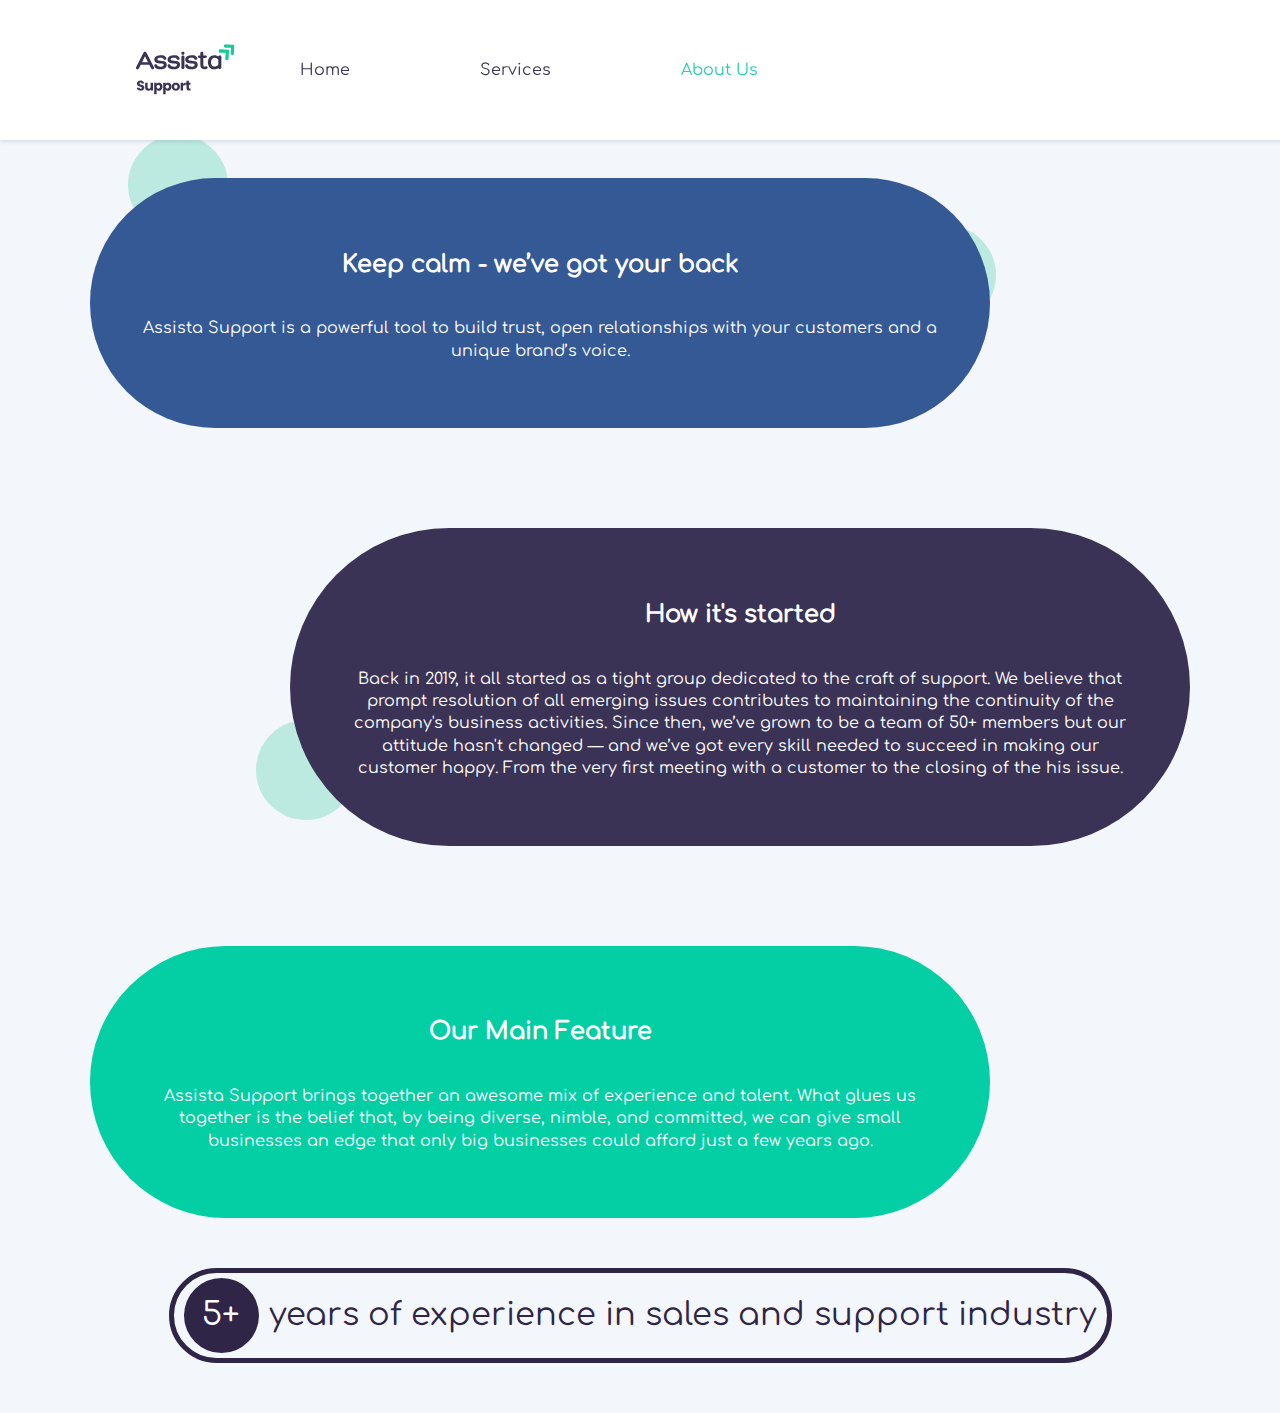
<file: about.html>
<!DOCTYPE html>
<html lang="en">
<head>
  <meta charset="UTF-8">
  <meta name="viewport" content="width=device-width, initial-scale=1.0">
  <title>Assista Support - About Us</title>
  <link rel="stylesheet" href="css/style.css">
</head>
<body>
<div class="floating-circles">
  <div class="circle"></div>
  <div class="circle"></div>
  <div class="circle"></div>
  <div class="circle"></div>
  <div class="circle"></div>
</div>

<nav class="top-menu">
  <div class="menu-container">
    <div class="logo">
      <a href="index.html">
        <img src="assets/images/AssistaSupport.svg" alt="Logo">
      </a>
    </div>
    <ul class="menu-items">
      <li><a href="index.html">Home</a></li>
      <li><a href="index.html#our-services">Services</a></li>
      <li><a href="about.html">About Us</a></li>
    </ul>
  </div>
</nav>

  <div class="text-panel-about">
    <h2>Keep calm - we’ve got your back</h2>
    <p>Assista Support is a powerful tool to build trust, open relationships with your customers and a unique brand’s voice.</p>
  </div>
<div class="text-panel-about">
  <h2>How it's started</h2>
  <p>Back in 2019, it all started as a tight group dedicated to the craft of support. We believe that prompt resolution of all emerging issues contributes to maintaining the continuity of the company's business activities. Since then, we’ve grown to be a team of 50+ members but our attitude hasn't changed — and we’ve got every skill needed to succeed in making our customer happy. From the very first meeting with a сustomer to the closing of the his issue.</p>
</div>
<div class="text-panel-about">
  <h2>Our Main Feature</h2>
  <p>Assista Support brings together an awesome mix of experience and talent. What glues us together is the belief that, by being diverse, nimble, and committed, we can give small businesses an edge that only big businesses could afford just a few years ago.</p>
</div>
<div class="badge">
  <div class="circle">5+</div>
  <span>years of experience in sales and support industry</span>
</div>
<script src="js/app.js"></script>
</body>
</html>
</file>
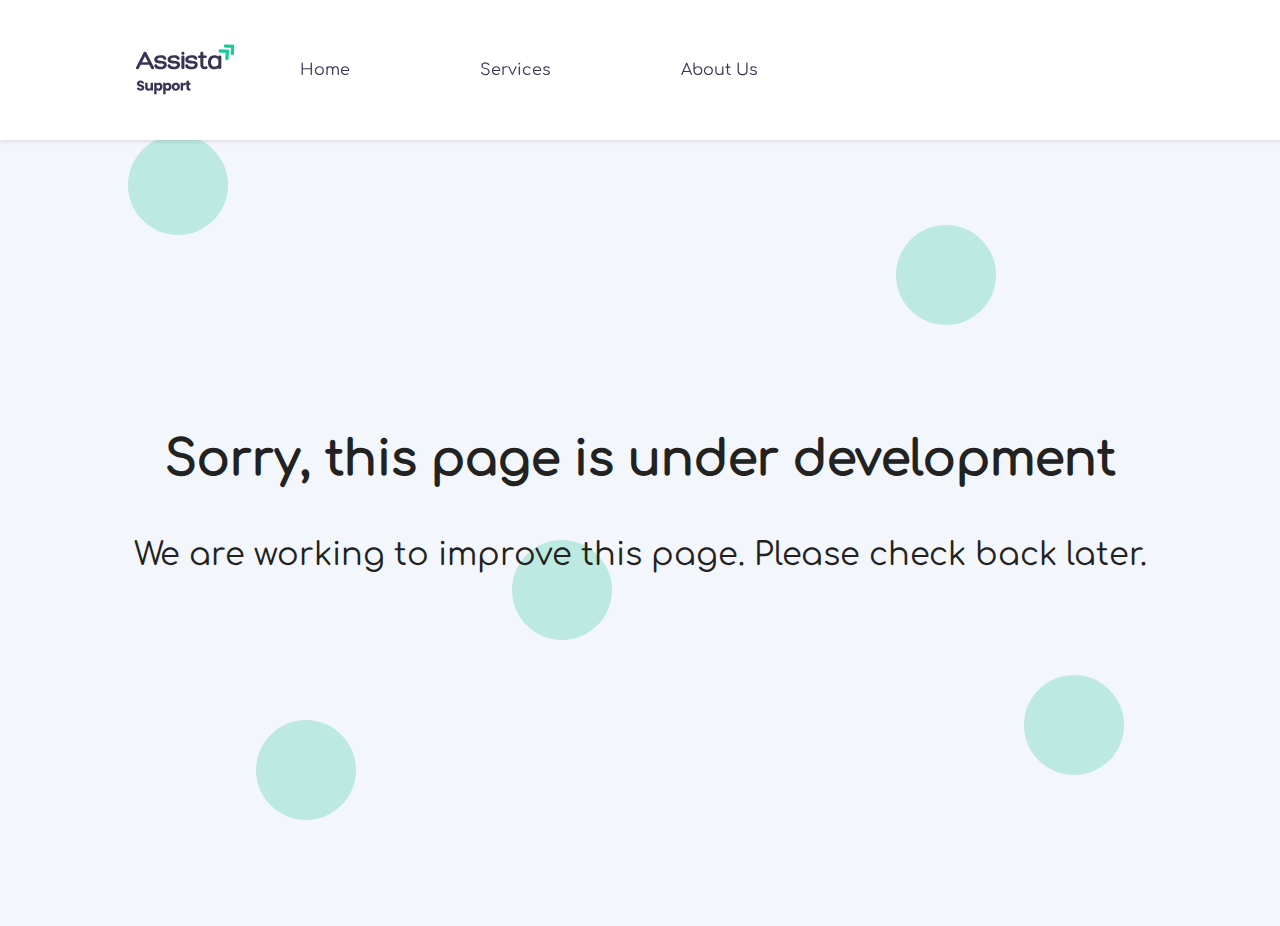
<file: under-development.html>
<!doctype html>
<html lang="en">
<head>
  <meta charset="utf-8">
  <meta name="viewport" content="width=device-width, initial-scale=1">
  <title>Assista Support - Page Under Development</title>
  <link rel="stylesheet" href="css/style.css">
</head>
<body>
<div class="floating-circles">
  <div class="circle"></div>
  <div class="circle"></div>
  <div class="circle"></div>
  <div class="circle"></div>
  <div class="circle"></div>
</div>
<nav class="top-menu">
  <div class="menu-container">
    <div class="logo">
      <a href="index.html">
        <img src="assets/images/AssistaSupport.svg" alt="Logo">
      </a>
    </div>
    <ul class="menu-items">
      <li><a href="index.html">Home</a></li>
      <li><a href="index.html#our-services">Services</a></li>
      <li><a href="about.html">About Us</a></li>
    </ul>
  </div>
</nav>

<div style="display: flex; align-items: center; justify-content: center; height: calc(100vh - 60px); text-align: center;
font-size: 2em">
  <div>
    <h2>Sorry, this page is under development</h2>
    <p>We are working to improve this page. Please check back later.</p>
  </div>
</div>
<script src="js/app.js"></script>
</body>
</html>
</file>
<file: css/style.css>
/*! HTML5 Boilerplate v9.0.1 | MIT License | https://html5boilerplate.com/ */

/* main.css 3.0.0 | MIT License | https://github.com/h5bp/main.css#readme */
/*
 * What follows is the result of much research on cross-browser styling.
 * Credit left inline and big thanks to Nicolas Gallagher, Jonathan Neal,
 * Kroc Camen, and the H5BP dev community and team.
 */

/* ==========================================================================
   Base styles: opinionated defaults
   ========================================================================== */

html {
  color: #222;
  font-size: 1em;
  line-height: 1.4;
}

/*
 * Remove text-shadow in selection highlight:
 * https://twitter.com/miketaylr/status/12228805301
 *
 * Customize the background color to match your design.
 */

::-moz-selection {
  background: #b3d4fc;
  text-shadow: none;
}

::selection {
  background: #b3d4fc;
  text-shadow: none;
}

/*
 * A better looking default horizontal rule
 */

hr {
  display: block;
  height: 1px;
  border: 0;
  border-top: 1px solid #ccc;
  margin: 1em 0;
  padding: 0;
}

body {
  background-color: #f3f6fa;
  font-family: 'GoogleComfortaa', sans-serif;
  padding-top: 70px;
}

/*
 * Remove the gap between audio, canvas, iframes,
 * images, videos and the bottom of their containers:
 * https://github.com/h5bp/html5-boilerplate/issues/440
 */

audio,
canvas,
iframe,
img,
svg,
video {
  vertical-align: middle;
}

/*
 * Remove default fieldset styles.
 */

fieldset {
  border: 0;
  margin: 0;
  padding: 0;
}

/*
 * Allow only vertical resizing of textareas.
 */

textarea {
  resize: vertical;
}

/* ==========================================================================
   Helper classes
   ========================================================================== */

/*
 * Hide visually and from screen readers
 */

.hidden,
[hidden] {
  display: none !important;
}

/*
 * Hide only visually, but have it available for screen readers:
 * https://snook.ca/archives/html_and_css/hiding-content-for-accessibility
 *
 * 1. For long content, line feeds are not interpreted as spaces and small width
 *    causes content to wrap 1 word per line:
 *    https://medium.com/@jessebeach/beware-smushed-off-screen-accessible-text-5952a4c2cbfe
 */

.visually-hidden {
  border: 0;
  clip: rect(0, 0, 0, 0);
  height: 1px;
  margin: -1px;
  overflow: hidden;
  padding: 0;
  position: absolute;
  white-space: nowrap;
  width: 1px;
  /* 1 */
}

/*
 * Extends the .visually-hidden class to allow the element
 * to be focusable when navigated to via the keyboard:
 * https://www.drupal.org/node/897638
 */

.visually-hidden.focusable:active,
.visually-hidden.focusable:focus {
  clip: auto;
  height: auto;
  margin: 0;
  overflow: visible;
  position: static;
  white-space: inherit;
  width: auto;
}

/*
 * Hide visually and from screen readers, but maintain layout
 */

.invisible {
  visibility: hidden;
}

/*
 * Clearfix: contain floats
 *
 * The use of `table` rather than `block` is only necessary if using
 * `::before` to contain the top-margins of child elements.
 */

.clearfix::before,
.clearfix::after {
  content: "";
  display: table;
}

.clearfix::after {
  clear: both;
}

/* ==========================================================================
   EXAMPLE Media Queries for Responsive Design.
   ========================================================================== */

@media only screen and (min-width: 35em) {
  /* Style adjustments for viewports that meet the condition */
}

@media print,
(-webkit-min-device-pixel-ratio: 1.25),
(min-resolution: 1.25dppx),
(min-resolution: 120dpi) {
  /* Style adjustments for high resolution devices */
}

/* ==========================================================================
   Print styles.
   ========================================================================== */

@media print {
  *,
  *::before,
  *::after {
    background: #fff !important;
    color: #000 !important;
    box-shadow: none !important;
    text-shadow: none !important;
  }

  a,
  a:visited {
    text-decoration: underline;
  }

  a[href]::after {
    content: " (" attr(href) ")";
  }

  abbr[title]::after {
    content: " (" attr(title) ")";
  }

  a[href^="#"]::after,
  a[href^="javascript:"]::after {
    content: "";
  }

  pre {
    white-space: pre-wrap !important;
  }

  pre,
  blockquote {
    border: 1px solid #999;
    page-break-inside: avoid;
  }

  tr,
  img {
    page-break-inside: avoid;
  }

  p,
  h2,
  h3 {
    orphans: 3;
    widows: 3;
  }

  h2,
  h3 {
    page-break-after: avoid;
  }
}

:root {
  --img-margin: 5%;
}

.top-menu {
  position: fixed;
  top: 0;
  left: 0;
  width: 100%;
  padding: 20px 20px;
  background-color: #ffffff;
  z-index: 1000;
  box-shadow: 0 2px 4px rgba(0, 0, 0, 0.1);
}

.menu-container {
  display: flex;
  align-items: center;
  gap: 50px;
  max-width: 1200px;
  margin: 0 auto;
}

.menu-items {
  display: flex;
  list-style: none;
  gap: 100px;
  margin: 0;
  padding: 0;
}

.menu-items a {
  text-decoration: none;
  color: #3b3355;
  transition: color 0.15s ease;
}

.menu-items a:hover {
  color: #2bceb8;
}

.menu-items a.active {
  color: #2bceb8;
}

.menu-items li {
  margin: 0 15px;
  cursor: pointer;
  transition: color 0.15s ease;
}

.menu-items li:hover {
  color: #2bceb8;
}

.logo img {
  height: 100px;
  margin-left: 75px;

}

.square-title {
  font-family: 'GoogleComfortaa', sans-serif;
  font-size: 20px;
  color: #3b3355;
  text-align: center;
  margin-top: 200px;
  scroll-margin-top: 150px;
}

.squares-container {
  display: flex;
  justify-content: center;
  align-items: center;
  padding: 20px 0;
}

.squares-container .square {
  text-decoration: none;
  color: inherit;
}

.square {
  width: 300px;
  height: 300px;
  transition: transform 0.15s ease;
}

.square:hover {
  transform: scale(1.05);
}

.square img {
  width: calc(100% - (2 * var(--img-margin)));
  height: calc(100% - (2 * var(--img-margin)));
  object-fit: contain;
  margin: var(--img-margin);
}

.squares-container .square:nth-child(1) {
  background-color: #3b3355;
}

.squares-container .square:nth-child(2) {
  background-color: #e0f466;
}

.squares-container .square:nth-child(3) {
  background-color: #03cea4;
}

.squares-container .square:nth-child(4) {
  background-color: #fbaacc;
}

.square img {
  width: 25%;
  height: auto;
  object-fit: contain;
}

@font-face {
  font-family: GoogleComfortaa;
  src: url(../assets/fonts/Comfortaa-VariableFont_wght.ttf) format('woff2'),
  url(../assets/fonts/Comfortaa-VariableFont_wght.ttf) format('woff');
  font-weight: normal;
  font-style: normal;
}

.square-description {
  position: relative;
  text-align: left;
  margin: 115px 0 0 10px;
  font-size: 23px;
  color: #222;
  font-family: 'GoogleComfortaa', sans-serif;
  padding-right: 40px;
}

.square-description::after {
  content: "\2192";
  position: absolute;
  right: 15px;
  top: 50%;
  transform: translateY(-50%);
  font-size: 30px;
  font-weight: bold;
  transition: transform 0.15s ease;
}

.square:nth-child(odd) .square-description {
  color: #ffffff;
}

.square:nth-child(even) .square-description {
  color: #3b3355;
}

.btn {
  display: block;
  position: relative;
  overflow: hidden;
  z-index: 1;
  border-radius: 50px;
  background-color: #ffffff;
  color: #3b3355;
  padding: 20px 25px;
  border: none;
  outline: none;
  cursor: pointer;
  font-size: 20px;
  font-family: 'GoogleComfortaa', sans-serif;
  transition: transform 0.3s ease, color 0.3s ease;
  margin: 50px auto 0;
}

.btn-scroll {
  display: inline-block;
  width: 300px;
  min-height: 75px;
  margin: 20px 0 0 0;
  background-color: #3b3355;
  color: #ffffff;
  border: 2px solid #03cea4;
  text-align: center;
  transition: background-color 0.3s ease, color 0.3s ease;
}

.btn-scroll::before {
  content: "\2193";
  margin-right: 10px;
  margin-top: 100px;
  font-size: inherit;
  font-weight: normal;
  transition: transform 0.3s ease;
}

.btn-scroll:hover {
  color: #ffffff;
  background-color: #03cea4;
}

.btn-redirect:hover {
  transform: scale(1.05);
  color: #ffffff;
}

.btn-redirect:hover::before {
  width: 100%;
}

.btn-redirect::before {
  content: "";
  position: absolute;
  top: 0;
  left: 0;
  height: 100%;
  width: 0;
  background-color: #3b3355;
  z-index: -1;
  transition: width 0.3s ease;
}

.btn-redirect::after {
  content: "\2192";
  margin-left: 25px;
  font-size: inherit;
  transition: transform 0.3s ease;
}

.full-rectangle {
  display: flex;
  width: 100%;
  height: 50vh;
  margin-top: 75px;
}

.full-rectangle-top {
  display: flex;
  flex-direction: row-reverse;
  justify-content: center;
  align-items: center;
  width: 100%;
  height: 70vh;
}

.image-panel img {
  width: 100%;
  height: 100%;
  object-fit: cover;
}

.image-panel-fixed {
  flex: 1;
  display: flex;
  align-items: center;
  justify-content: center;
}

.image-panel-fixed img {
  max-width: 100%;
  max-height: 100%;
}

@media screen and (max-width: 1200px) {
  .image-panel-fixed {
    display: none;
  }

  .full-rectangle-top {
    flex-direction: column;
  }

  .text-panel-rounded {
    padding-left: 20px;
    padding-right: 20px;
    border-top-right-radius: 0;
    border-bottom-right-radius: 0;
  }
}

.text-panel {
  font-family: GoogleComfortaa, sans-serif;
  font-size: 30px;
  flex: 1;
  padding: 50px;
  display: flex;
  flex-direction: column;
  justify-content: center;
  background-color: #3b3355;
  color: #ffffff;
}

.text-panel-rounded {
  height: 40vh;
  border-bottom-right-radius: 300px;
  padding-left: clamp(220px, 18vw, 700px);
  text-align: left;
  overflow-wrap: break-word;
  overflow: hidden;
}

.text-panel-about {
  margin: 100px auto 0;
  display: flex;
  flex-direction: column;
  justify-content: center;
  align-items: center;
  text-align: center;
  padding: 50px;
  background-color: #3b3355;
  color: #ffffff;
  border-radius: 300px;
  width: 90%;
  max-width: 800px;
  max-height: calc(100vh - 100px);
}

.text-panel-about:nth-child(3n+1) {
  background-color: #3b3355;
}
.text-panel-about:nth-child(3n+2) {
  background-color: #03cea4;
}
.text-panel-about:nth-child(3n+3) {
  background-color: #345995;
}

.text-panel-about:nth-child(odd) {
  transform: translateX(-100px);
}
.text-panel-about:nth-child(even) {
  transform: translateX(100px);
}

.text-panel h2 {
  font-size: 40px;
}

.text-panel p {
  font-size: 20px;
}

.testimonial-section {
  background-color: #f4f7fb;
  border-radius: 200px;
  padding: 60px 30px;
  margin: 80px auto;
  max-width: 1000px;
  text-align: center;
  position: relative;
}

.testimonial-section h2 {
  font-size: 32px;
  color: #2c2544;
  margin-bottom: 10px;
}

.subtitle {
  font-size: 18px;
  color: #7a768b;
  margin-bottom: 30px;
}

.testimonial-container {
  display: flex;
  align-items: center;
  justify-content: center;
  gap: 20px;
}

.testimonial-content {
  display: flex;
  flex-direction: column;
  align-items: center;
  gap: 30px;
  max-width: 600px;
  width: 100%;
}

.testimonial-circle-indicators {
  display: flex;
  justify-content: center;
  gap: 15px;
  margin-bottom: 20px;
}

.indicator {
  width: 12px;
  height: 12px;
  border-radius: 50%;
  background: #d8dbe5;
  cursor: pointer;
  transition: all 0.3s ease;
}

.indicator.active {
  background: #3b3355;
  transform: scale(1.2);
}

.testimonial-slides-container {
  position: relative;
  height: 200px;
  width: 100%;
  overflow: hidden;
}

.testimonial-slide {
  position: absolute;
  width: 100%;
  top: 0;
  left: 0;
  opacity: 0;
  transform: translateX(0); /* Начальное положение - слева за экраном */
  transition: all 0.5s ease;
}

.testimonial-slide.active {
  opacity: 1;
  transform: translateX(0);
}

.testimonial-slide.slide-out-left {
  transform: translateX(-100%);
  opacity: 0;
}

.testimonial-slide.slide-out-right {
  transform: translateX(100%);
  opacity: 0;
}

.testimonial-slide.slide-in-left {
  transform: translateX(-100%);
  opacity: 1;
}

.testimonial-slide.slide-in-right {
  transform: translateX(100%);
  opacity: 1;
}

.testimonial-text {
  font-size: 16px;
  color: #3f3e53;
  line-height: 1.6;
  margin-bottom: 20px;
  font-style: italic;
}

.testimonial-author {
  font-size: 14px;
  color: #707080;
  font-weight: bold;
}

.arrow {
  background-color: #fff;
  border: none;
  width: 45px;
  height: 45px;
  font-size: 24px;
  color: #2c2544;
  border-radius: 50%;
  box-shadow: 0 2px 6px rgba(0, 0, 0, 0.1);
  cursor: pointer;
  transition: all 0.3s ease;
  display: flex;
  align-items: center;
  justify-content: center;
}

.arrow:hover {
  background-color: #3b3355;
}

.arrow:hover img {
  filter: brightness(0) invert(1);
}

.arrow img {
  width: 20px;
  height: 20px;
  transition: all 0.3s ease;
}

.testimonial-section {
  padding: 40px 20px;
  margin: 60px auto;
  border-radius: 500px 500px 500px 500px;
  background-color: #fff;
}

.testimonial-container {
  display: flex;
  align-items: center;
  justify-content: center;
  gap: 20px;
}

.testimonial-slides-container {
  height: 250px;
}

.arrow {
  width: 40px;
  height: 40px;
  position: relative;
  margin: 10px 0;
}

.left-arrow {
  order: 1;
}

.right-arrow {
  order: 3;
}

.testimonial-content {
  order: 2;
}

.floating-circles {
  position: absolute;
  top: 0;
  left: 0;
  width: 100%;
  height: 100%;
  z-index: -1;  /* keeps it behind main content */
  overflow: hidden;
}

/* The rest of the circles animation remains unchanged */
.floating-circles .circle {
  position: absolute;
  width: 100px;
  height: 100px;
  background: rgba(24, 201, 149, 0.25);
  border-radius: 50%;
  animation: float infinite ease-in-out;
}

.floating-circles .circle:nth-child(1) { left: 10%; top: 15%; animation-duration: 12s; }
.floating-circles .circle:nth-child(2) { left: 70%; top: 25%; animation-duration: 14s; }
.floating-circles .circle:nth-child(3) { left: 40%; top: 60%; animation-duration: 16s; }
.floating-circles .circle:nth-child(4) { left: 80%; top: 75%; animation-duration: 18s; }
.floating-circles .circle:nth-child(5) { left: 20%; top: 80%; animation-duration: 20s; }

@keyframes float {
  0%   { transform: translate(0, 0); }
  50%  { transform: translate(30px, -30px); }
  100% { transform: translate(0, 0); }
}

.badge {
  display: flex;
  align-items: center;
  padding: 5px 10px;
  border: 5px solid #2e2547;
  border-radius: 150px;
  font-family: 'GoogleComfortaa', sans-serif;
  font-size: 2rem;
  color: #2e2547;
  background-color: transparent;
  max-width: fit-content;
  margin: 50px auto;
}

.badge .circle {
  display: flex;
  justify-content: center;
  align-items: center;
  width: 75px;
  height: 75px;
  border-radius: 50%;
  background-color: #2e2547;
  color: #ffffff;
  font-family: 'GoogleComfortaa', sans-serif;
  margin-right: 10px;
}
</file>
